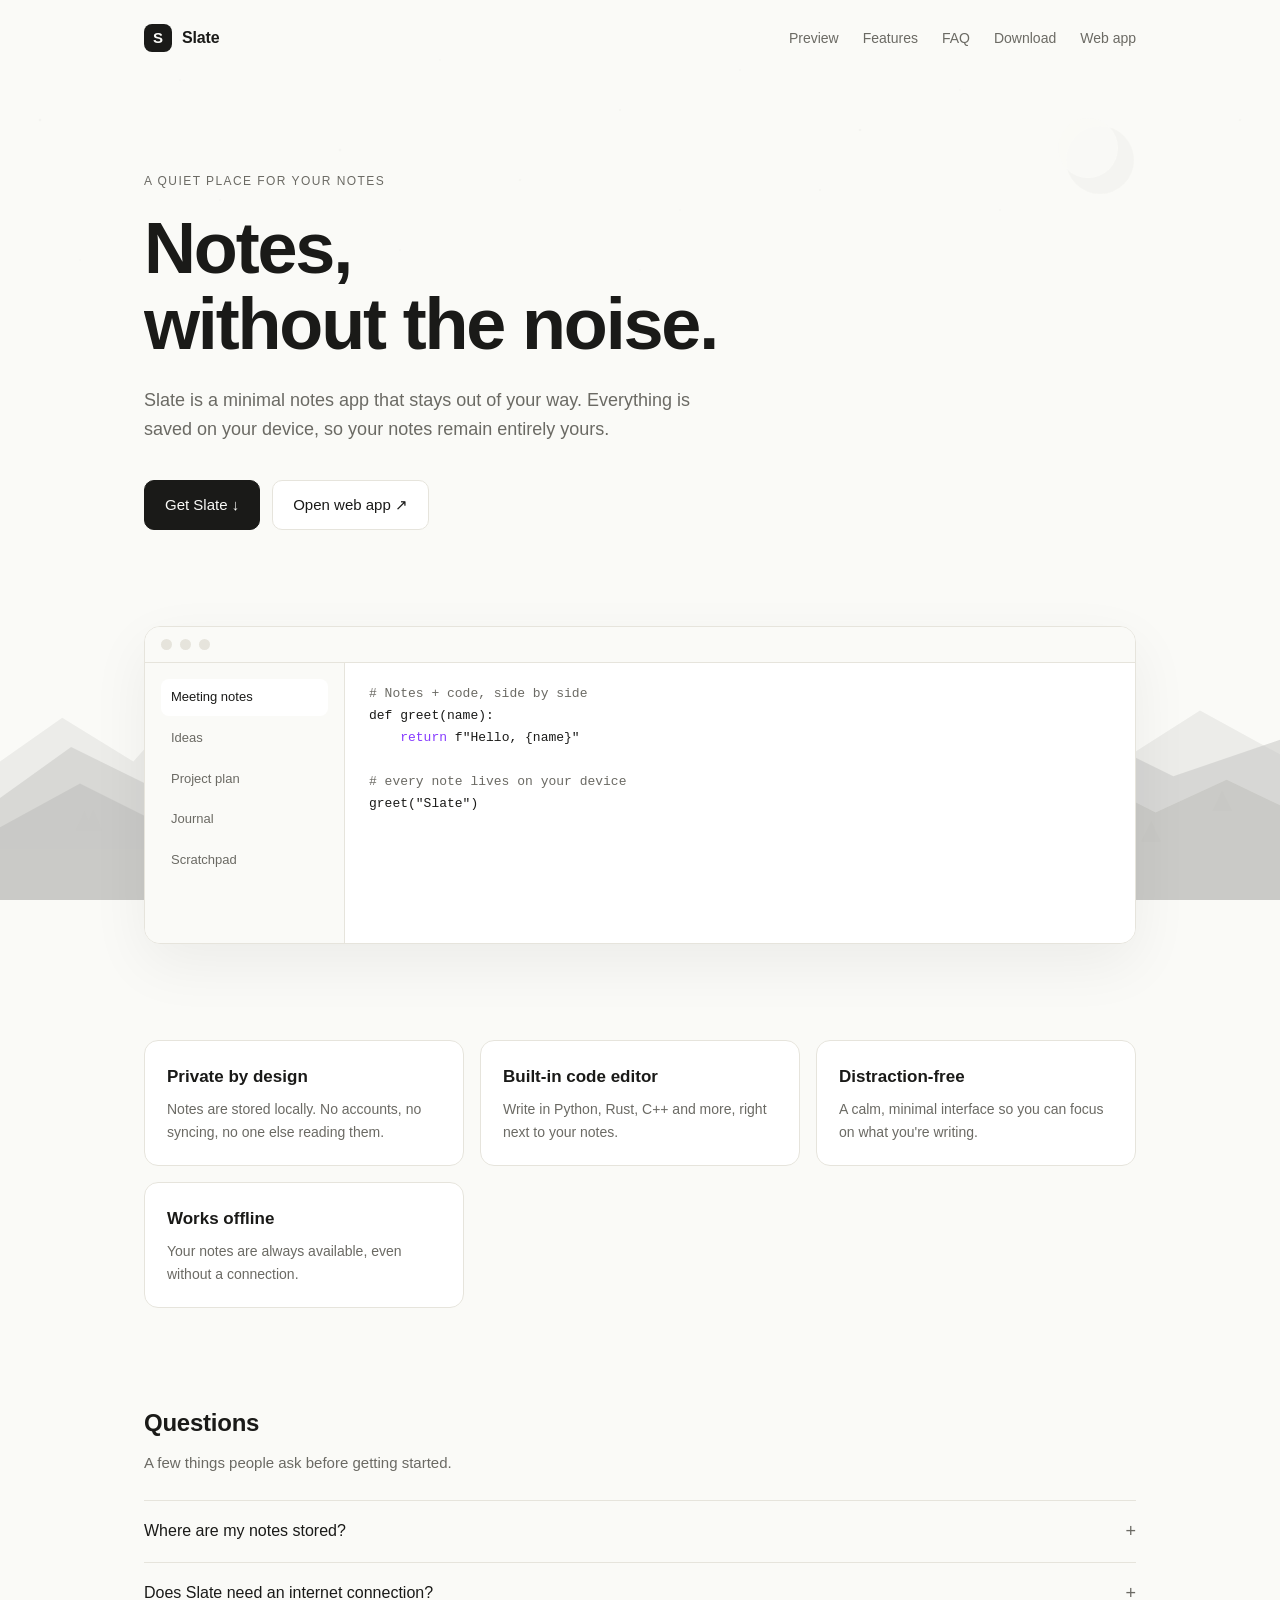
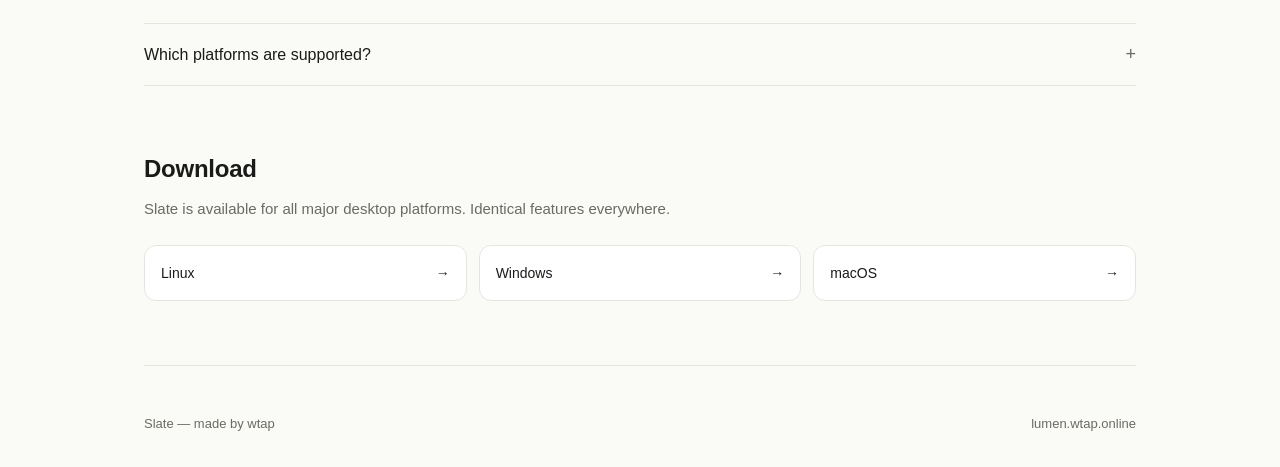
<file: index.html>
<!doctype html>
<html lang="en">
  <head>
    <meta charset="UTF-8" />
    <meta name="viewport" content="width=device-width, initial-scale=1.0" />
    <meta name="description" content="Slate is a minimal, distraction-free notes app. Your notes stay private on your device. Includes a built-in code editor." />
    <title>Slate — Notes, without distractions</title>
    <link rel="icon" type="image/svg+xml" href="./favicon.svg" />
    <style>
      :root {
        --bg: #fafaf7;
        --fg: #1a1a18;
        --muted: #6b6a64;
        --border: #e6e4dc;
        --card: #ffffff;
        --accent: #3a3a36;
        --accent-2: #8a887f;
      }
      @media (prefers-color-scheme: dark) {
        :root {
          --bg: #141412;
          --fg: #ecebe4;
          --muted: #9a9890;
          --border: #2b2a26;
          --card: #1c1c19;
          --accent: #f0efe8;
          --accent-2: #7a7870;
        }
      }
      * { box-sizing: border-box; }
      html { scroll-behavior: smooth; }
      html, body { margin: 0; padding: 0; }
      body {
        font-family: -apple-system, BlinkMacSystemFont, "Segoe UI", Inter, Helvetica, Arial, sans-serif;
        background: var(--bg);
        color: var(--fg);
        line-height: 1.6;
        -webkit-font-smoothing: antialiased;
      }
      a { color: inherit; text-decoration: none; }
      .container { max-width: 1040px; margin: 0 auto; padding: 0 24px; }

      header {
        display: flex; align-items: center; justify-content: space-between;
        padding: 24px 0; position: relative; z-index: 2;
      }
      .brand { display: flex; align-items: center; gap: 10px; font-weight: 600; letter-spacing: -0.01em; }
      .brand-mark {
        width: 28px; height: 28px; border-radius: 8px;
        background: var(--fg); color: var(--bg);
        display: grid; place-items: center; font-size: 15px; font-weight: 700;
      }
      nav { display: flex; gap: 24px; font-size: 14px; color: var(--muted); }
      nav a:hover { color: var(--fg); }

      .hero { padding: 96px 0 72px; position: relative; overflow: hidden; }
      .hero .glow {
        position: absolute; width: 520px; height: 520px; border-radius: 50%;
        background: radial-gradient(circle, rgba(134,59,255,.16), transparent 60%);
        top: -140px; right: -120px; filter: blur(8px);
        animation: drift 11s ease-in-out infinite;
        pointer-events: none; z-index: 0;
      }
      .hero .glow.g2 {
        width: 360px; height: 360px; top: 60px; left: -120px;
        background: radial-gradient(circle, rgba(58,58,54,.10), transparent 60%);
        animation-duration: 15s; animation-direction: reverse;
      }
      @media (prefers-color-scheme: dark) {
        .hero .glow { background: radial-gradient(circle, rgba(134,59,255,.22), transparent 60%); }
        .hero .glow.g2 { background: radial-gradient(circle, rgba(240,239,232,.08), transparent 60%); }
      }
      @keyframes drift {
        0%,100% { transform: translate(0,0) scale(1); }
        50% { transform: translate(-24px, 18px) scale(1.06); }
      }
      .hero > *:not(.glow) { position: relative; z-index: 1; }
      .eyebrow { font-size: 12px; letter-spacing: 0.12em; text-transform: uppercase; color: var(--muted); margin-bottom: 20px; }
      h1 { font-size: clamp(40px, 7vw, 72px); line-height: 1.05; margin: 0 0 24px; font-weight: 700; letter-spacing: -0.03em; }
      .hero p { font-size: 18px; color: var(--muted); max-width: 560px; margin: 0 0 36px; }
      .hero-actions { display: flex; gap: 12px; flex-wrap: wrap; }

      .btn {
        display: inline-flex; align-items: center; gap: 8px;
        padding: 12px 20px; border-radius: 10px; font-size: 15px; font-weight: 500;
        border: 1px solid var(--border); background: var(--card);
        transition: transform .18s ease, box-shadow .18s ease, background .18s ease, opacity .18s ease;
      }
      .btn:hover { transform: translateY(-2px); box-shadow: 0 8px 22px rgba(0,0,0,.08); }
      .btn-primary { background: var(--fg); color: var(--bg); border-color: var(--fg); }
      .btn-primary:hover { opacity: 0.92; }

      .showcase { padding: 24px 0 48px; }
      .window {
        background: var(--card); border: 1px solid var(--border); border-radius: 16px;
        box-shadow: 0 20px 60px rgba(0,0,0,.06); overflow: hidden;
      }
      .window-bar {
        display: flex; align-items: center; gap: 8px; padding: 12px 16px;
        border-bottom: 1px solid var(--border); background: var(--bg);
      }
      .dot { width: 11px; height: 11px; border-radius: 50%; background: var(--border); }
      .window-body {
        display: grid; grid-template-columns: 200px 1fr; min-height: 280px;
      }
      .sidebar {
        border-right: 1px solid var(--border); padding: 16px;
        background: var(--bg);
      }
      .note-row {
        padding: 8px 10px; border-radius: 8px; font-size: 13px; color: var(--muted);
        margin-bottom: 4px;
      }
      .note-row.active { background: var(--card); color: var(--fg); font-weight: 500; }
      .editor {
        padding: 20px 24px; font-family: "JetBrains Mono", ui-monospace, SFMono-Regular, Menlo, monospace;
        font-size: 13px; line-height: 1.7; color: var(--fg); background: var(--card);
      }
      .editor .comment { color: var(--muted); }
      .editor .kw { color: #863bff; font-weight: 500; }
      @media (max-width: 700px) {
        .window-body { grid-template-columns: 1fr; }
        .sidebar { display: none; }
      }

      .features { display: grid; grid-template-columns: repeat(auto-fit, minmax(240px, 1fr)); gap: 16px; padding: 48px 0; }
      .feature {
        background: var(--card); border: 1px solid var(--border); border-radius: 14px;
        padding: 22px; transition: transform .2s ease, box-shadow .2s ease;
      }
      .feature:hover { transform: translateY(-3px); box-shadow: 0 12px 30px rgba(0,0,0,.06); }
      .feature h3 { margin: 0 0 8px; font-size: 17px; }
      .feature p { margin: 0; color: var(--muted); font-size: 14px; }

      .downloads { padding: 48px 0 16px; }
      .downloads h2 { font-size: 24px; margin: 0 0 8px; letter-spacing: -0.01em; }
      .downloads .sub { color: var(--muted); margin: 0 0 24px; font-size: 15px; }
      .dl-grid { display: grid; grid-template-columns: repeat(auto-fit, minmax(180px, 1fr)); gap: 12px; }
      .dl { background: var(--card); border: 1px solid var(--border); border-radius: 12px; padding: 16px; display: flex; align-items: center; justify-content: space-between; font-size: 14px; transition: transform .18s ease, border-color .18s ease; }
      .dl:hover { transform: translateY(-2px); border-color: var(--fg); }

      .faq { padding: 48px 0 16px; }
      .faq h2 { font-size: 24px; margin: 0 0 8px; letter-spacing: -0.01em; }
      .faq .sub { color: var(--muted); margin: 0 0 24px; font-size: 15px; }
      .faq details { border-top: 1px solid var(--border); padding: 16px 0; }
      .faq details:last-child { border-bottom: 1px solid var(--border); }
      .faq summary { cursor: pointer; font-weight: 500; list-style: none; display: flex; justify-content: space-between; align-items: center; }
      .faq summary::-webkit-details-marker { display: none; }
      .faq summary span { color: var(--muted); font-size: 18px; transition: transform .2s ease; }
      details[open] summary span { transform: rotate(45deg); }
      .faq p { color: var(--muted); margin: 10px 0 0; font-size: 14px; line-height: 1.7; }

      footer { padding: 48px 0 32px; color: var(--muted); font-size: 13px; border-top: 1px solid var(--border); margin-top: 48px; display: flex; justify-content: space-between; flex-wrap: wrap; gap: 8px; }

      @media (max-width: 600px) { nav { display: none; } }

      .reveal { opacity: 0; transform: translateY(24px); transition: opacity .8s cubic-bezier(.2,.7,.2,1), transform .8s cubic-bezier(.2,.7,.2,1); }
      .reveal.visible { opacity: 1; transform: none; }
      .reveal.delay-1 { transition-delay: .1s; }
      .reveal.delay-2 { transition-delay: .2s; }
      .reveal.delay-3 { transition-delay: .3s; }

      @keyframes fade-in-up {
        from { opacity: 0; transform: translateY(18px); }
        to { opacity: 1; transform: none; }
      }
      .hero > *:not(.glow) { animation: fade-in-up .9s cubic-bezier(.2,.7,.2,1) both; }
      .hero .eyebrow { animation-delay: .05s; }
      .hero h1 { animation-delay: .15s; }
      .hero p { animation-delay: .25s; }
      .hero-actions { animation-delay: .35s; }


      .sky {
        position: fixed; inset: 0; z-index: -2; pointer-events: none;
        opacity: .18; transition: opacity .3s ease;
      }
      @media (prefers-color-scheme: dark) { .sky { opacity: .9; } }
      .sky svg { width: 100%; height: 100%; display: block; }
      .landscape {
        position: fixed; left: 0; right: 0; bottom: 0; height: 34vh; min-height: 200px;
        pointer-events: none; z-index: -1; opacity: .22; color: var(--fg);
        will-change: transform;
      }
      @media (prefers-color-scheme: dark) { .landscape { opacity: .45; } }
      .landscape svg { width: 100%; height: 100%; display: block; }
    </style>
  </head>
  <body>
    <div class="container">
      <header>
        <a class="brand" href="#top"><span class="brand-mark">S</span><span>Slate</span></a>
        <nav>
          <a href="#showcase">Preview</a>
          <a href="#features">Features</a>
          <a href="#faq">FAQ</a>
          <a href="#download">Download</a>
          <a href="./app.html">Web app</a>
        </nav>
      </header>

      <main id="top">
        <section class="hero">
          <div class="eyebrow">A quiet place for your notes</div>
          <h1>Notes,<br />without the noise.</h1>
          <p>Slate is a minimal notes app that stays out of your way. Everything is saved on your device, so your notes remain entirely yours.</p>
          <div class="hero-actions">
            <a class="btn btn-primary" href="#download">Get Slate ↓</a>
            <a class="btn" href="./app.html">Open web app ↗</a>
          </div>
        </section>

        <section class="showcase reveal" id="showcase">
          <div class="window">
            <div class="window-bar">
              <span class="dot"></span><span class="dot"></span><span class="dot"></span>
            </div>
            <div class="window-body">
              <div class="sidebar">
                <div class="note-row active">Meeting notes</div>
                <div class="note-row">Ideas</div>
                <div class="note-row">Project plan</div>
                <div class="note-row">Journal</div>
                <div class="note-row">Scratchpad</div>
              </div>
              <div class="editor">
                <span class="comment"># Notes + code, side by side</span><br/>
                def greet(name):<br/>
                &nbsp;&nbsp;&nbsp;&nbsp;<span class="kw">return</span> f"Hello, {name}"<br/><br/>
                <span class="comment"># every note lives on your device</span><br/>
                greet("Slate")<br/>
              </div>
            </div>
          </div>
        </section>

        <section class="features" id="features">
          <div class="feature reveal">
            <h3>Private by design</h3>
            <p>Notes are stored locally. No accounts, no syncing, no one else reading them.</p>
          </div>
          <div class="feature reveal delay-1">
            <h3>Built-in code editor</h3>
            <p>Write in Python, Rust, C++ and more, right next to your notes.</p>
          </div>
          <div class="feature reveal delay-2">
            <h3>Distraction-free</h3>
            <p>A calm, minimal interface so you can focus on what you're writing.</p>
          </div>
          <div class="feature reveal delay-3">
            <h3>Works offline</h3>
            <p>Your notes are always available, even without a connection.</p>
          </div>
        </section>

        <section class="faq reveal" id="faq">
          <h2>Questions</h2>
          <p class="sub">A few things people ask before getting started.</p>
          <details>
            <summary>Where are my notes stored? <span>+</span></summary>
            <p>All notes live on your own device. Nothing is uploaded or shared unless you choose to share it.</p>
          </details>
          <details>
            <summary>Does Slate need an internet connection? <span>+</span></summary>
            <p>No. You can read and write notes entirely offline. Downloads are the only step that requires a connection.</p>
          </details>
          <details>
            <summary>Which platforms are supported? <span>+</span></summary>
            <p>Linux, Windows, and macOS, with identical features on each.</p>
          </details>
        </section>

        <section class="downloads reveal" id="download">
          <h2>Download</h2>
          <p class="sub">Slate is available for all major desktop platforms. Identical features everywhere.</p>
          <div class="dl-grid">
            <a class="dl" href="https://www.mediafire.com/folder/cf030ktmdqoq8/Lumen_Linux"><span>Linux</span><span>→</span></a>
            <a class="dl" href="https://www.mediafire.com/folder/c0c27k9mfm2ms/Lumen_Windows"><span>Windows</span><span>→</span></a>
            <a class="dl" href="https://www.mediafire.com/folder/vwhkunbspigi6/Lumen_MacOS"><span>macOS</span><span>→</span></a>
          </div>
        </section>
      </main>

      <footer class="reveal">
        <span>Slate — made by wtap</span>
        <span>lumen.wtap.online</span>
      </footer>
    </div>

    <div class="sky" aria-hidden="true">
      <svg viewBox="0 0 1440 900" preserveAspectRatio="xMidYMid slice" xmlns="http://www.w3.org/2000/svg">
        <circle cx="1180" cy="160" r="34" fill="#d8d8cf" opacity=".75"/>
        <circle cx="1168" cy="148" r="30" fill="var(--bg)" opacity=".95"/>
        <g fill="#d8d8cf">
          <circle cx="120" cy="120" r="1.2" opacity=".8"/>
          <circle cx="260" cy="80" r="1" opacity=".6"/>
          <circle cx="420" cy="150" r="1.3" opacity=".7"/>
          <circle cx="520" cy="60" r="0.9" opacity=".5"/>
          <circle cx="700" cy="110" r="1.1" opacity=".7"/>
          <circle cx="820" cy="70" r="1" opacity=".6"/>
          <circle cx="940" cy="130" r="1.3" opacity=".8"/>
          <circle cx="1040" cy="90" r="0.9" opacity=".5"/>
          <circle cx="300" cy="200" r="1" opacity=".6"/>
          <circle cx="600" cy="180" r="1.2" opacity=".7"/>
          <circle cx="760" cy="210" r="0.8" opacity=".5"/>
          <circle cx="900" cy="190" r="1.1" opacity=".7"/>
          <circle cx="1080" cy="210" r="0.9" opacity=".6"/>
          <circle cx="1320" cy="120" r="1.2" opacity=".7"/>
          <circle cx="1380" cy="200" r="1" opacity=".6"/>
          <circle cx="160" cy="260" r="0.8" opacity=".5"/>
          <circle cx="480" cy="250" r="1" opacity=".6"/>
          <circle cx="720" cy="270" r="0.9" opacity=".5"/>
        </g>
      </svg>
    </div>
    <div class="landscape" aria-hidden="true">
      <svg viewBox="0 0 1440 420" preserveAspectRatio="none" xmlns="http://www.w3.org/2000/svg">
        <!-- Back ridge -->
        <path d="M0 420 L0 230 L70 170 L150 230 L230 120 L320 210 L400 100 L500 200 L590 90 L690 190 L780 110 L880 200 L970 130 L1070 220 L1160 140 L1260 230 L1350 160 L1440 220 L1440 420 Z" fill="currentColor" opacity=".28"/>
        <!-- Mid ridge -->
        <path d="M0 420 L0 280 L80 210 L180 270 L280 170 L380 250 L480 150 L560 240 L660 160 L760 250 L840 180 L940 260 L1040 190 L1140 260 L1220 190 L1320 250 L1440 200 L1440 420 Z" fill="currentColor" opacity=".55"/>
        <!-- Front ridge -->
        <path d="M0 420 L0 320 L90 260 L180 315 L260 250 L340 305 L420 240 L500 300 L580 230 L660 290 L740 235 L820 285 L900 240 L980 290 L1060 245 L1140 295 L1220 250 L1300 300 L1380 255 L1440 290 L1440 420 Z" fill="currentColor" opacity=".9"/>
        <!-- Tree clusters on front ridge -->
        <g fill="currentColor" opacity=".95">
          <polygon points="95,298 85,325 105,325"/>
          <polygon points="105,295 95,325 115,325"/>
          <polygon points="185,300 174,328 196,328"/>
          <polygon points="255,268 244,296 266,296"/>
          <polygon points="270,266 259,296 281,296"/>
          <polygon points="285,270 274,298 296,298"/>
          <polygon points="415,255 404,283 426,283"/>
          <polygon points="430,252 419,282 441,282"/>
          <polygon points="495,308 484,336 506,336"/>
          <polygon points="570,245 559,273 581,273"/>
          <polygon points="585,242 574,272 596,272"/>
          <polygon points="600,246 589,274 611,274"/>
          <polygon points="735,250 724,278 746,278"/>
          <polygon points="750,248 739,278 761,278"/>
          <polygon points="815,298 804,326 826,326"/>
          <polygon points="920,255 909,283 931,283"/>
          <polygon points="935,253 924,281 946,281"/>
          <polygon points="950,257 939,285 961,285"/>
          <polygon points="1055,260 1044,288 1066,288"/>
          <polygon points="1135,308 1124,336 1146,336"/>
          <polygon points="1215,265 1204,293 1226,293"/>
          <polygon points="1295,312 1284,340 1306,340"/>
          <polygon points="1375,270 1364,298 1386,298"/>
        </g>
        <!-- Snow caps on a few peaks -->
        <g fill="currentColor" opacity=".55">
          <polygon points="226,130 230,120 234,130"/>
          <polygon points="396,108 400,100 404,108"/>
          <polygon points="585,98 590,90 595,98"/>
          <polygon points="775,118 780,110 785,118"/>
          <polygon points="966,138 970,130 974,138"/>
        </g>
      </svg>
    </div>    </div>
    <script>
      (function(){
        var io = new IntersectionObserver(function(entries){
          entries.forEach(function(e){
            if(e.isIntersecting){ e.target.classList.add('visible'); io.unobserve(e.target); }
          });
        }, {threshold: 0.12});
        document.querySelectorAll('.reveal').forEach(function(el){ io.observe(el); });
        // parallax landscape
        var land = document.querySelector('.landscape');
        if (land) {
          var ticking = false;
          window.addEventListener('scroll', function(){
            if (!ticking) {
              window.requestAnimationFrame(function(){
                var y = window.scrollY * 0.12;
                land.style.transform = 'translateY(' + (-y) + 'px)';
                ticking = false;
              });
              ticking = true;
            }
          }, {passive:true});
        }
      })();
    </script>

  </body>
</html>
</file>
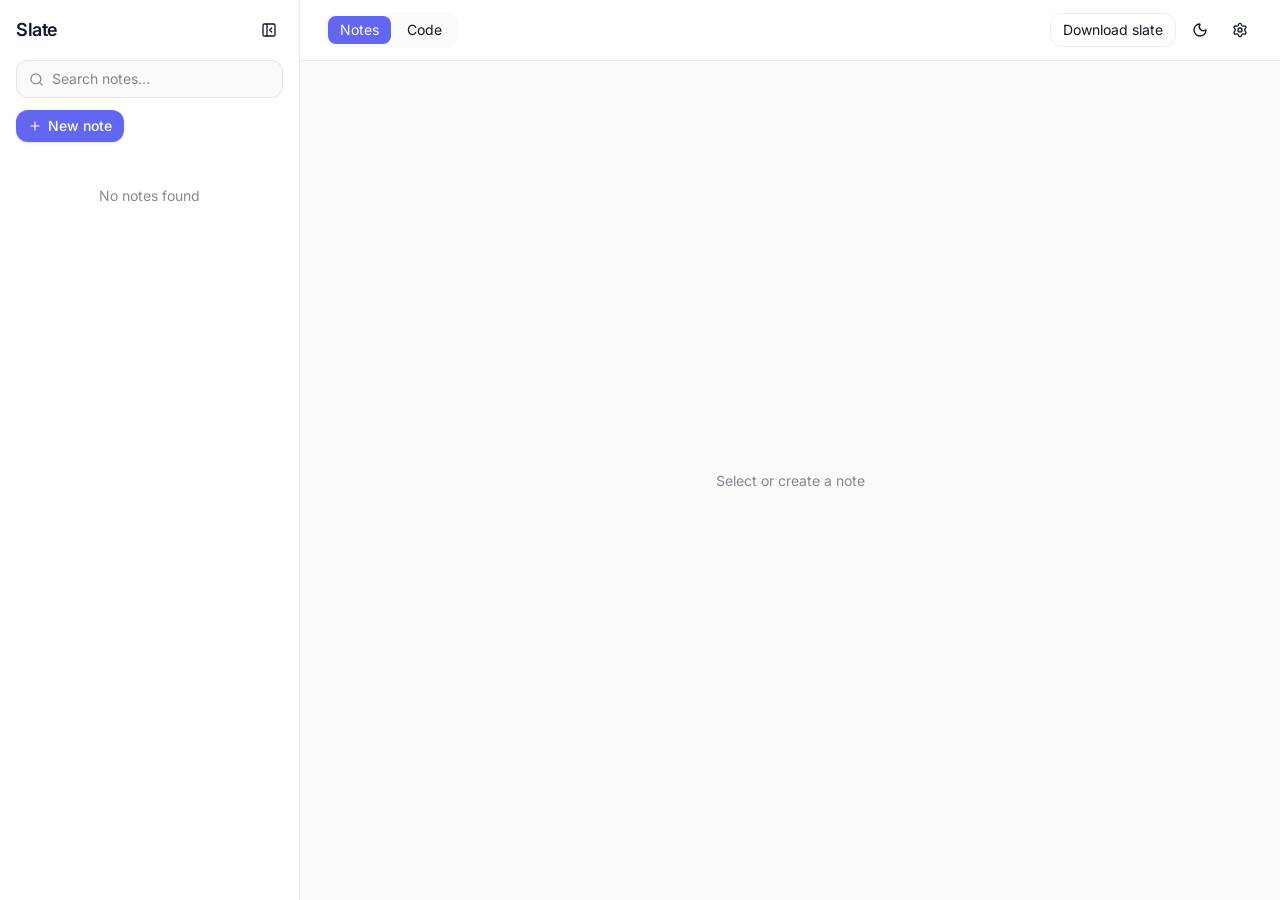
<file: app.html>
<!doctype html>
<html lang="en">
  <head>
    <meta charset="UTF-8" />
    <link rel="icon" type="image/svg+xml" href="./favicon.svg" />
    <meta name="viewport" content="width=device-width, initial-scale=1.0" />
    <title>Slate — Notes</title>
    <link rel="preconnect" href="https://fonts.googleapis.com" />
    <link rel="preconnect" href="https://fonts.gstatic.com" crossorigin />
    <link href="https://fonts.googleapis.com/css2?family=Inter:wght@300;400;500;600;700&family=JetBrains+Mono:wght@400;500&display=swap" rel="stylesheet" />
    <script>try{ if(localStorage.getItem('theme')==='dark') document.documentElement.classList.add('dark'); }catch(e){}</script>
    <script type="module" crossorigin src="./assets/index-BadDWAa3.js"></script>
    <link rel="stylesheet" crossorigin href="./assets/index-BmX5id7G.css">
  </head>
  <body>
    <div id="root"></div>
  </body>
</html>
</file>
